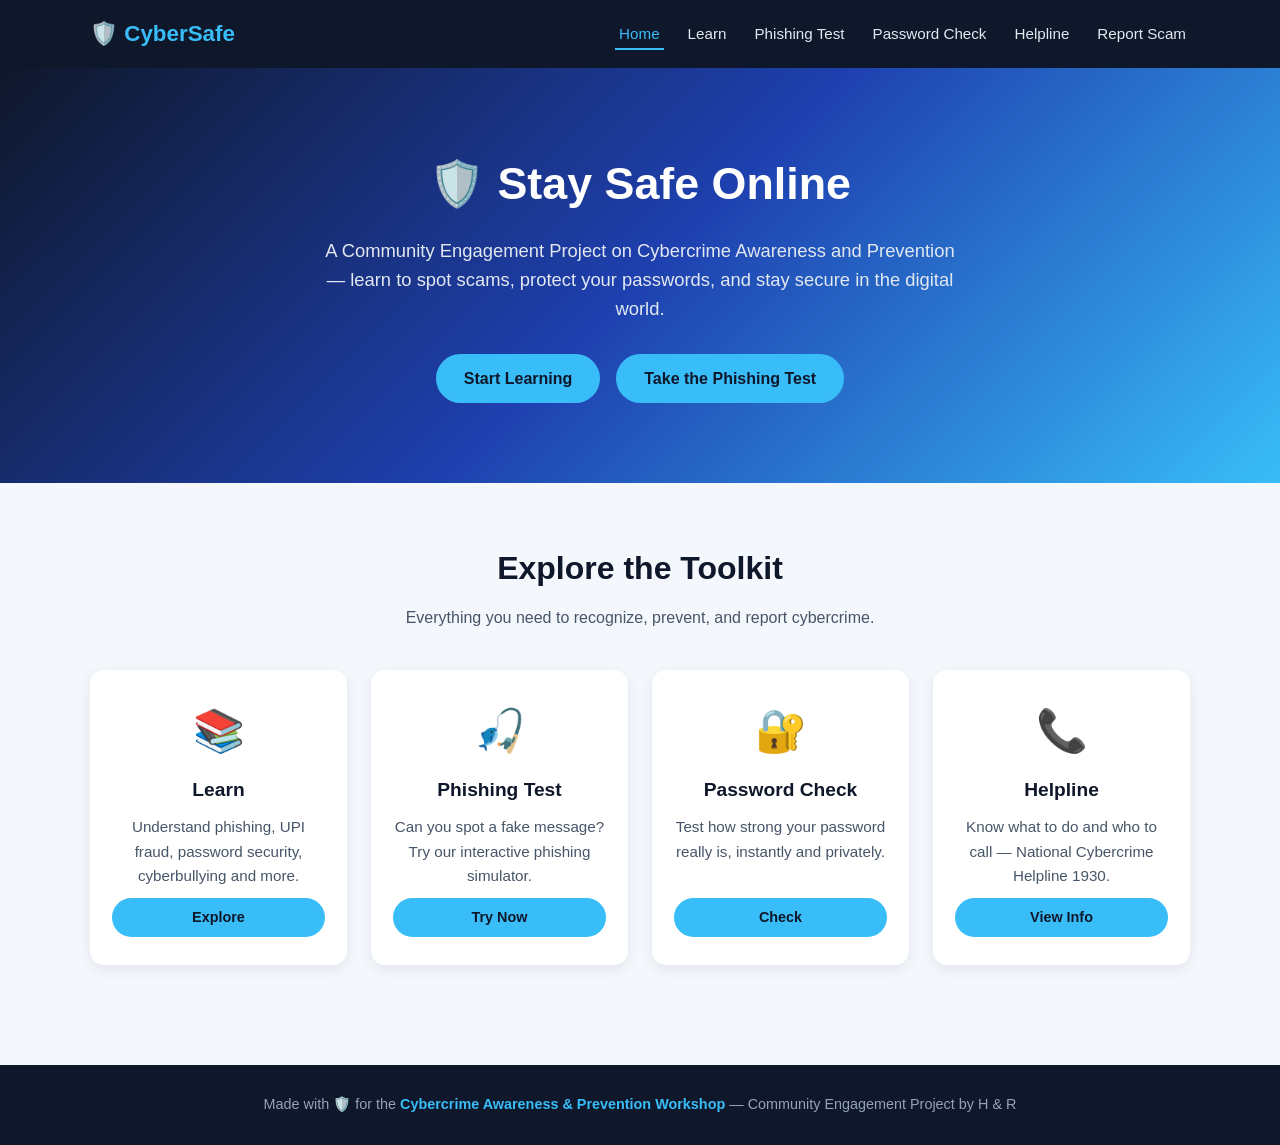
<file: index.html>
<!DOCTYPE html>
<html lang="en">

<head>
  <meta charset="UTF-8" />
  <meta name="viewport" content="width=device-width, initial-scale=1.0" />
  <title>Stay Safe Online | Cybercrime Awareness Workshop</title>
  <link rel="stylesheet" href="style.css" />
</head>

<body>

  <nav class="navbar">
    <div class="nav-container">
      <div class="nav-title">🛡️ CyberSafe</div>
      <ul class="nav-links">
        <li><a href="index.html" class="active">Home</a></li>
        <li><a href="learn.html">Learn</a></li>
        <li><a href="phishing.html">Phishing Test</a></li>
        <li><a href="password.html">Password Check</a></li>
        <li><a href="report.html">Helpline</a></li>
        <li><a href="scam-report.html">Report Scam</a></li>

      </ul>
    </div>
  </nav>

  <header class="hero">
    <div class="container">
      <h1>🛡️ Stay Safe Online</h1>
      <p>A Community Engagement Project on Cybercrime Awareness and Prevention — learn to spot scams, protect your
        passwords, and stay secure in the digital world.</p>
      <div class="hero-buttons">
        <a href="learn.html" class="btn">Start Learning</a>
        <a href="phishing.html" class="btn btn-secondary">Take the Phishing Test</a>
      </div>
    </div>
  </header>

  <section class="section">
    <h2 class="section-title">Explore the Toolkit</h2>
    <p class="section-subtitle">Everything you need to recognize, prevent, and report cybercrime.</p>

    <div class="grid">
      <div class="card">
        <div class="card-icon">📚</div>
        <h3>Learn</h3>
        <p>Understand phishing, UPI fraud, password security, cyberbullying and more.</p>
        <a href="learn.html" class="btn btn-small">Explore</a>
      </div>

      <div class="card">
        <div class="card-icon">🎣</div>
        <h3>Phishing Test</h3>
        <p>Can you spot a fake message? Try our interactive phishing simulator.</p>
        <a href="phishing.html" class="btn btn-small">Try Now</a>
      </div>

      <div class="card">
        <div class="card-icon">🔐</div>
        <h3>Password Check</h3>
        <p>Test how strong your password really is, instantly and privately.</p>
        <a href="password.html" class="btn btn-small">Check</a>
      </div>


      <div class="card">
        <div class="card-icon">📞</div>
        <h3>Helpline</h3>
        <p>Know what to do and who to call — National Cybercrime Helpline 1930.</p>
        <a href="report.html" class="btn btn-small">View Info</a>
      </div>

    </div>
  </section>

  <footer class="footer">
    <p>Made with 🛡️ for the <strong>Cybercrime Awareness &amp; Prevention Workshop</strong> — Community Engagement
      Project by H & R </p>
  </footer>

</body>

</html>
</file>
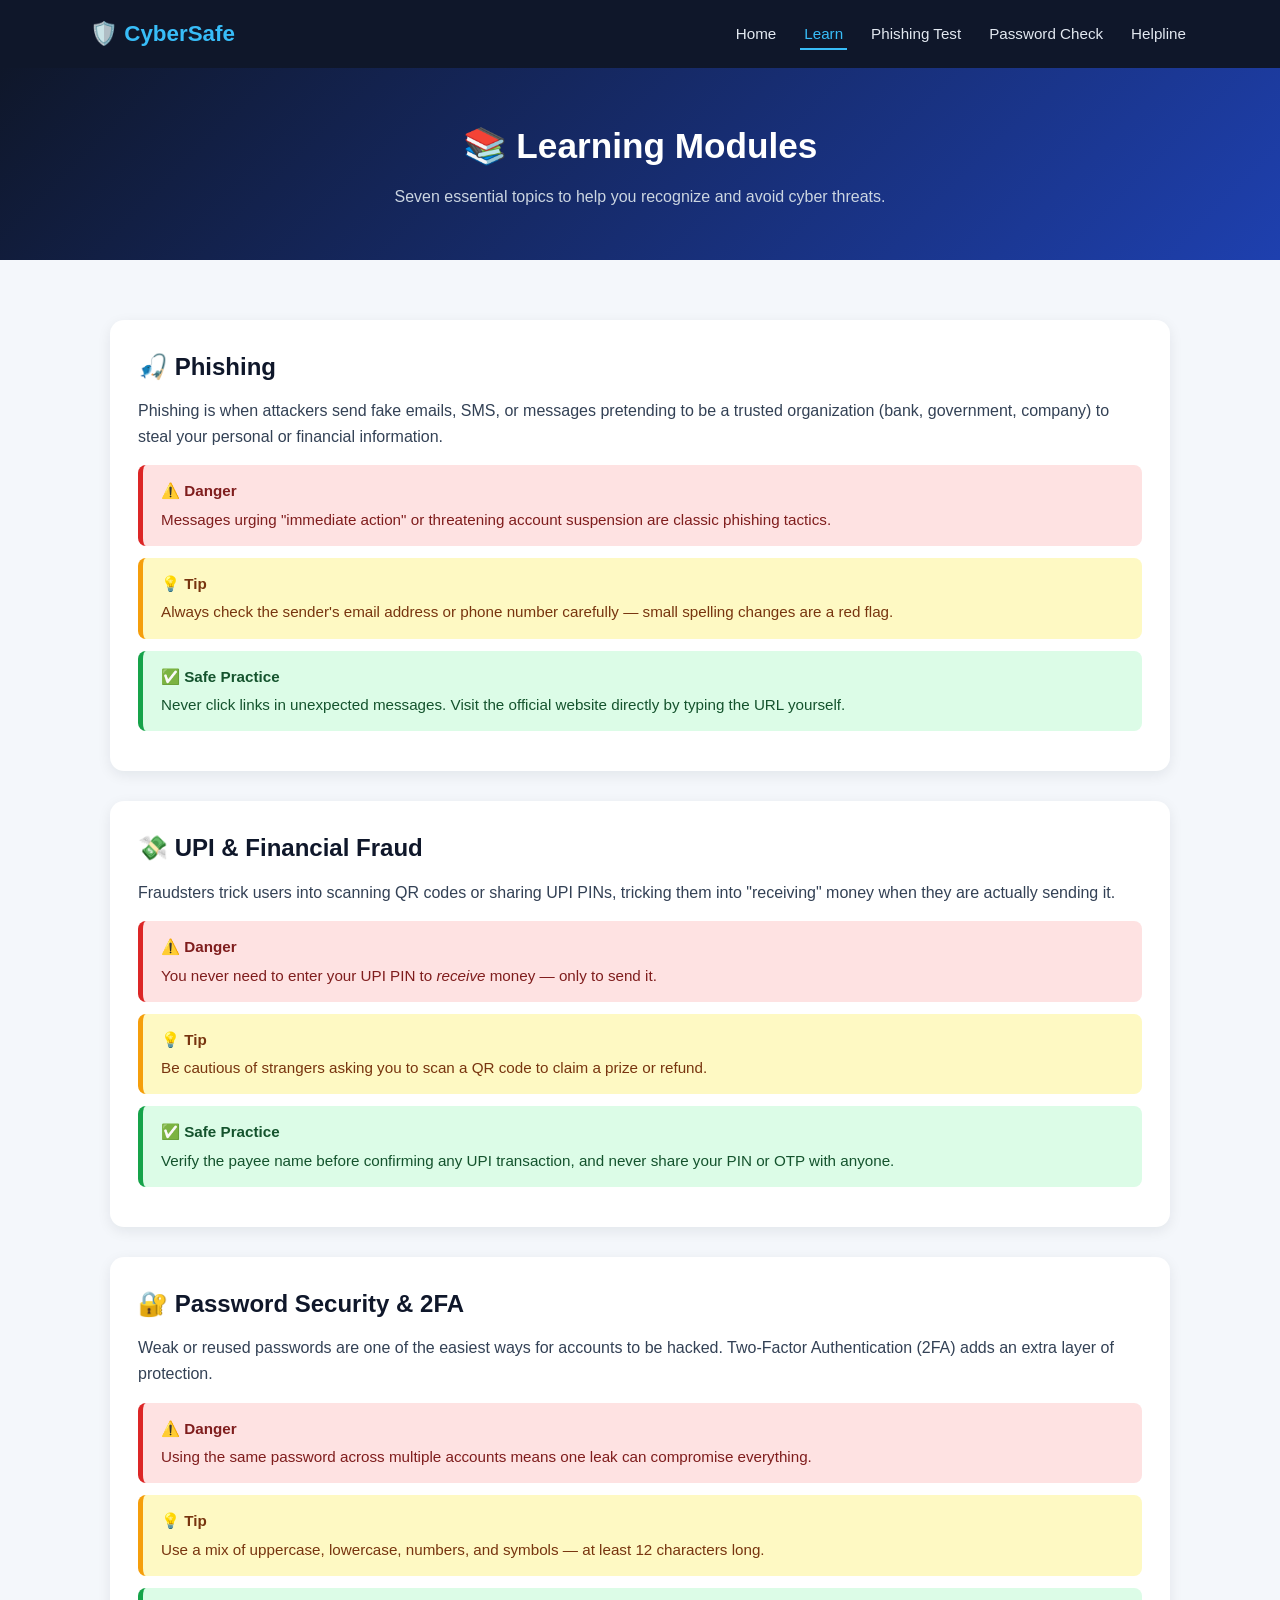
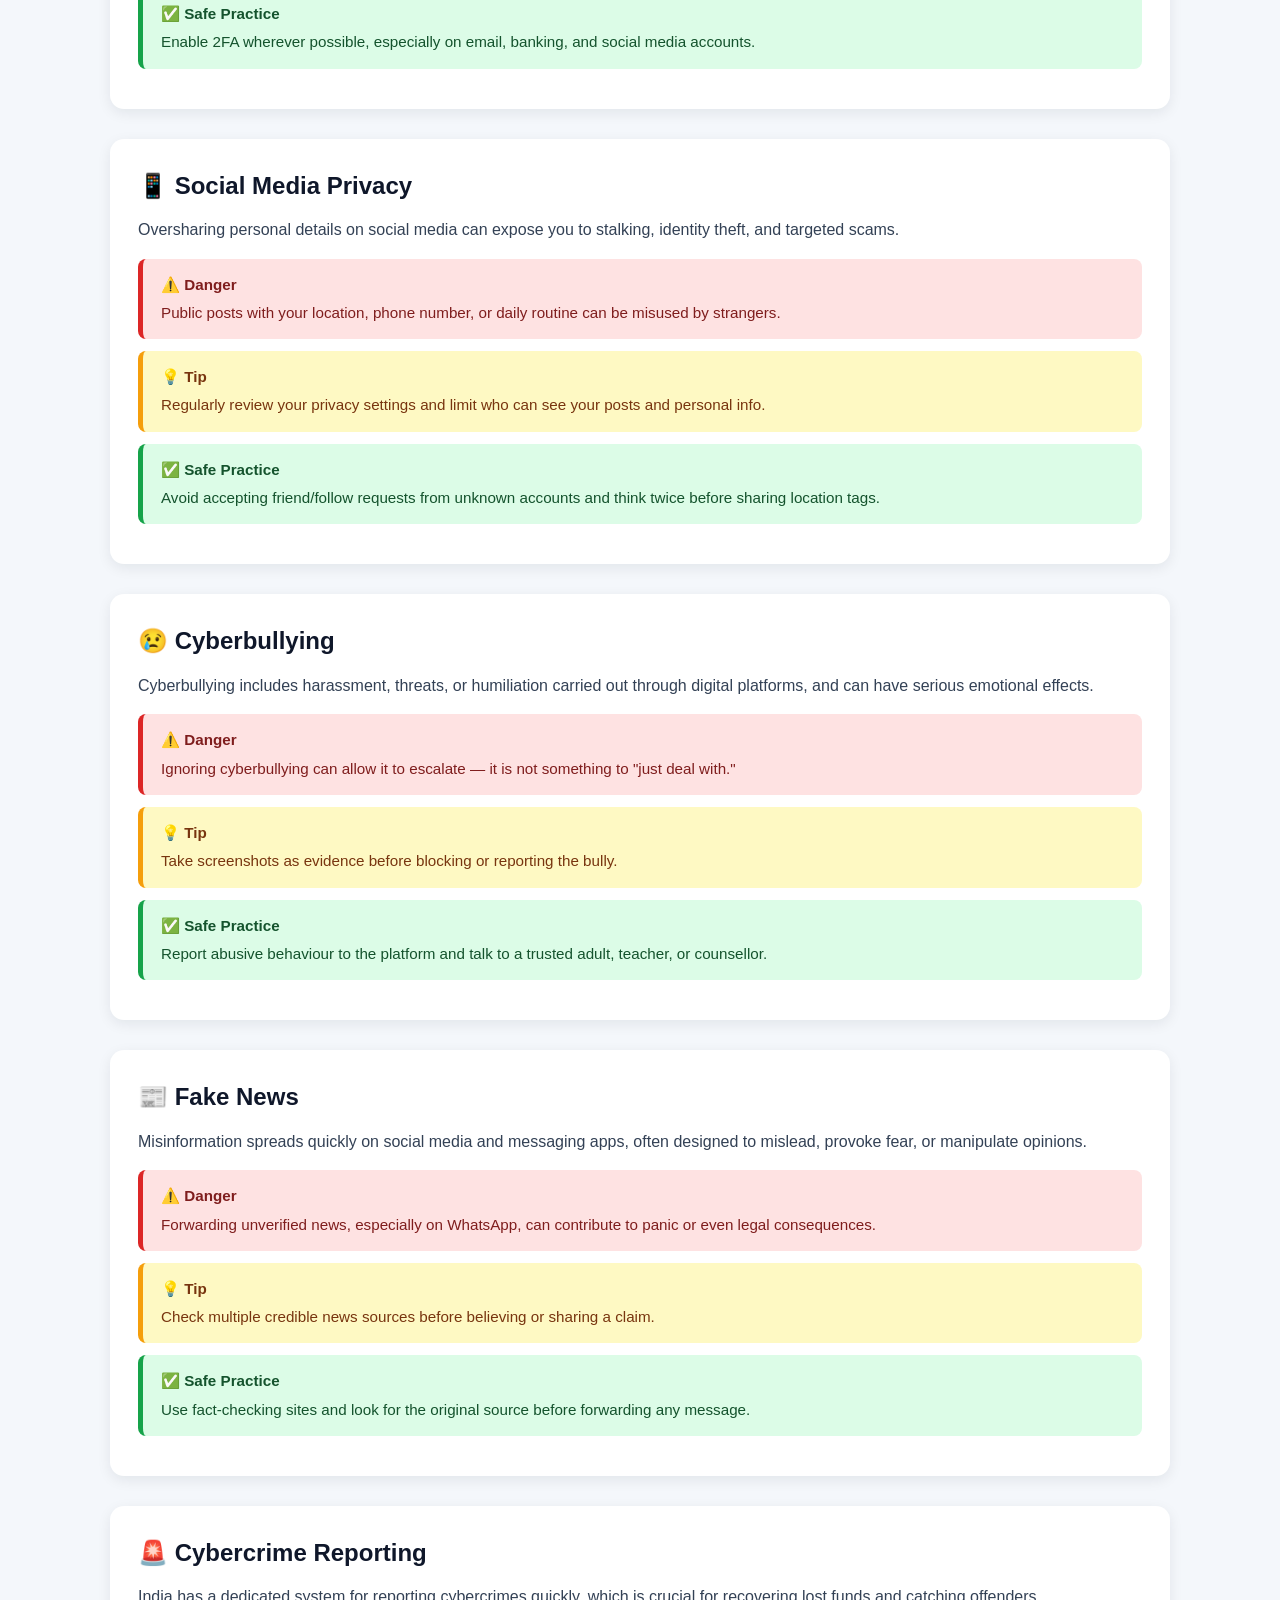
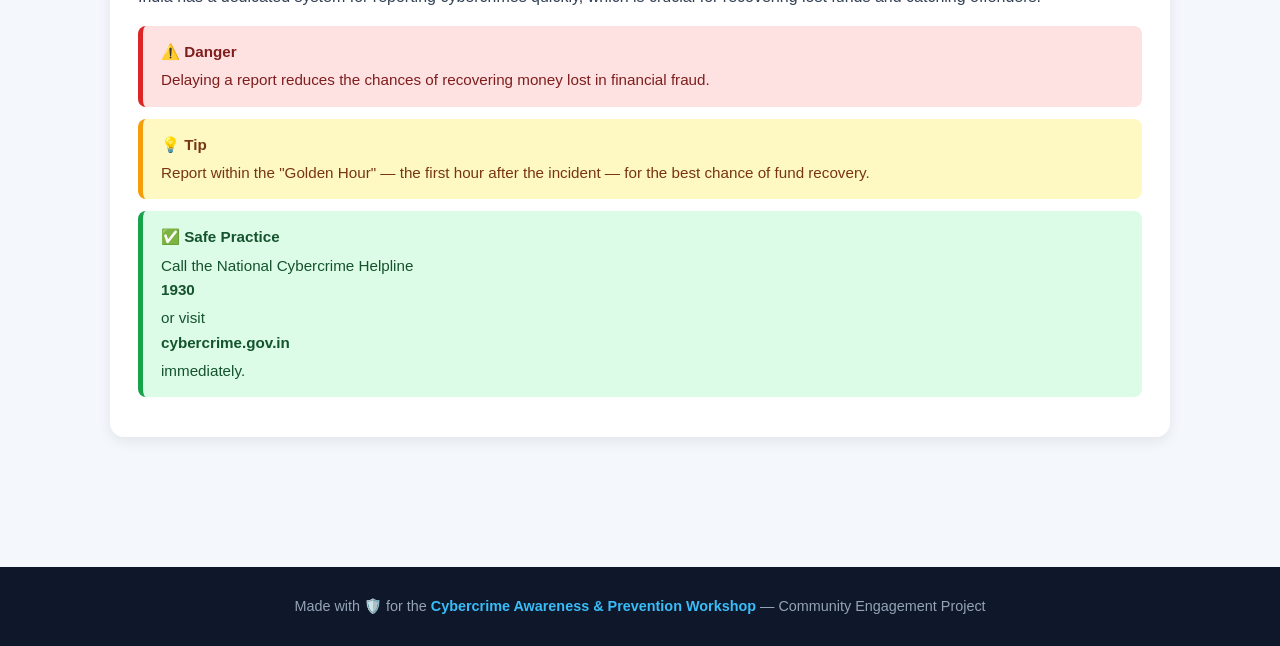
<file: learn.html>
<!DOCTYPE html>
<html lang="en">
<head>
<meta charset="UTF-8" />
<meta name="viewport" content="width=device-width, initial-scale=1.0" />
<title>Learning Modules | CyberSafe</title>
<link rel="stylesheet" href="style.css" />
</head>
<body>

<nav class="navbar">
  <div class="nav-container">
    <div class="nav-title">🛡️ CyberSafe</div>
    <ul class="nav-links">
      <li><a href="index.html">Home</a></li>
      <li><a href="learn.html" class="active">Learn</a></li>
      <li><a href="phishing.html">Phishing Test</a></li>
      <li><a href="password.html">Password Check</a></li>
      <li><a href="report.html">Helpline</a></li>
    </ul>
  </div>
</nav>

<header class="page-header">
  <h1>📚 Learning Modules</h1>
  <p>Seven essential topics to help you recognize and avoid cyber threats.</p>
</header>

<section class="section">
  <div class="container">

    <div class="topic-card">
      <h2>🎣 Phishing</h2>
      <p>Phishing is when attackers send fake emails, SMS, or messages pretending to be a trusted organization (bank, government, company) to steal your personal or financial information.</p>
      <div class="box danger"><strong>⚠️ Danger</strong>Messages urging "immediate action" or threatening account suspension are classic phishing tactics.</div>
      <div class="box tip"><strong>💡 Tip</strong>Always check the sender's email address or phone number carefully — small spelling changes are a red flag.</div>
      <div class="box safe"><strong>✅ Safe Practice</strong>Never click links in unexpected messages. Visit the official website directly by typing the URL yourself.</div>
    </div>

    <div class="topic-card">
      <h2>💸 UPI &amp; Financial Fraud</h2>
      <p>Fraudsters trick users into scanning QR codes or sharing UPI PINs, tricking them into "receiving" money when they are actually sending it.</p>
      <div class="box danger"><strong>⚠️ Danger</strong>You never need to enter your UPI PIN to <em>receive</em> money — only to send it.</div>
      <div class="box tip"><strong>💡 Tip</strong>Be cautious of strangers asking you to scan a QR code to claim a prize or refund.</div>
      <div class="box safe"><strong>✅ Safe Practice</strong>Verify the payee name before confirming any UPI transaction, and never share your PIN or OTP with anyone.</div>
    </div>

    <div class="topic-card">
      <h2>🔐 Password Security &amp; 2FA</h2>
      <p>Weak or reused passwords are one of the easiest ways for accounts to be hacked. Two-Factor Authentication (2FA) adds an extra layer of protection.</p>
      <div class="box danger"><strong>⚠️ Danger</strong>Using the same password across multiple accounts means one leak can compromise everything.</div>
      <div class="box tip"><strong>💡 Tip</strong>Use a mix of uppercase, lowercase, numbers, and symbols — at least 12 characters long.</div>
      <div class="box safe"><strong>✅ Safe Practice</strong>Enable 2FA wherever possible, especially on email, banking, and social media accounts.</div>
    </div>

    <div class="topic-card">
      <h2>📱 Social Media Privacy</h2>
      <p>Oversharing personal details on social media can expose you to stalking, identity theft, and targeted scams.</p>
      <div class="box danger"><strong>⚠️ Danger</strong>Public posts with your location, phone number, or daily routine can be misused by strangers.</div>
      <div class="box tip"><strong>💡 Tip</strong>Regularly review your privacy settings and limit who can see your posts and personal info.</div>
      <div class="box safe"><strong>✅ Safe Practice</strong>Avoid accepting friend/follow requests from unknown accounts and think twice before sharing location tags.</div>
    </div>

    <div class="topic-card">
      <h2>😢 Cyberbullying</h2>
      <p>Cyberbullying includes harassment, threats, or humiliation carried out through digital platforms, and can have serious emotional effects.</p>
      <div class="box danger"><strong>⚠️ Danger</strong>Ignoring cyberbullying can allow it to escalate — it is not something to "just deal with."</div>
      <div class="box tip"><strong>💡 Tip</strong>Take screenshots as evidence before blocking or reporting the bully.</div>
      <div class="box safe"><strong>✅ Safe Practice</strong>Report abusive behaviour to the platform and talk to a trusted adult, teacher, or counsellor.</div>
    </div>

    <div class="topic-card">
      <h2>📰 Fake News</h2>
      <p>Misinformation spreads quickly on social media and messaging apps, often designed to mislead, provoke fear, or manipulate opinions.</p>
      <div class="box danger"><strong>⚠️ Danger</strong>Forwarding unverified news, especially on WhatsApp, can contribute to panic or even legal consequences.</div>
      <div class="box tip"><strong>💡 Tip</strong>Check multiple credible news sources before believing or sharing a claim.</div>
      <div class="box safe"><strong>✅ Safe Practice</strong>Use fact-checking sites and look for the original source before forwarding any message.</div>
    </div>

    <div class="topic-card">
      <h2>🚨 Cybercrime Reporting</h2>
      <p>India has a dedicated system for reporting cybercrimes quickly, which is crucial for recovering lost funds and catching offenders.</p>
      <div class="box danger"><strong>⚠️ Danger</strong>Delaying a report reduces the chances of recovering money lost in financial fraud.</div>
      <div class="box tip"><strong>💡 Tip</strong>Report within the "Golden Hour" — the first hour after the incident — for the best chance of fund recovery.</div>
      <div class="box safe"><strong>✅ Safe Practice</strong>Call the National Cybercrime Helpline <strong>1930</strong> or visit <strong>cybercrime.gov.in</strong> immediately.</div>
    </div>

  </div>
</section>

<footer class="footer">
  <p>Made with 🛡️ for the <strong>Cybercrime Awareness &amp; Prevention Workshop</strong> — Community Engagement Project</p>
</footer>

</body>
</html>
</file>
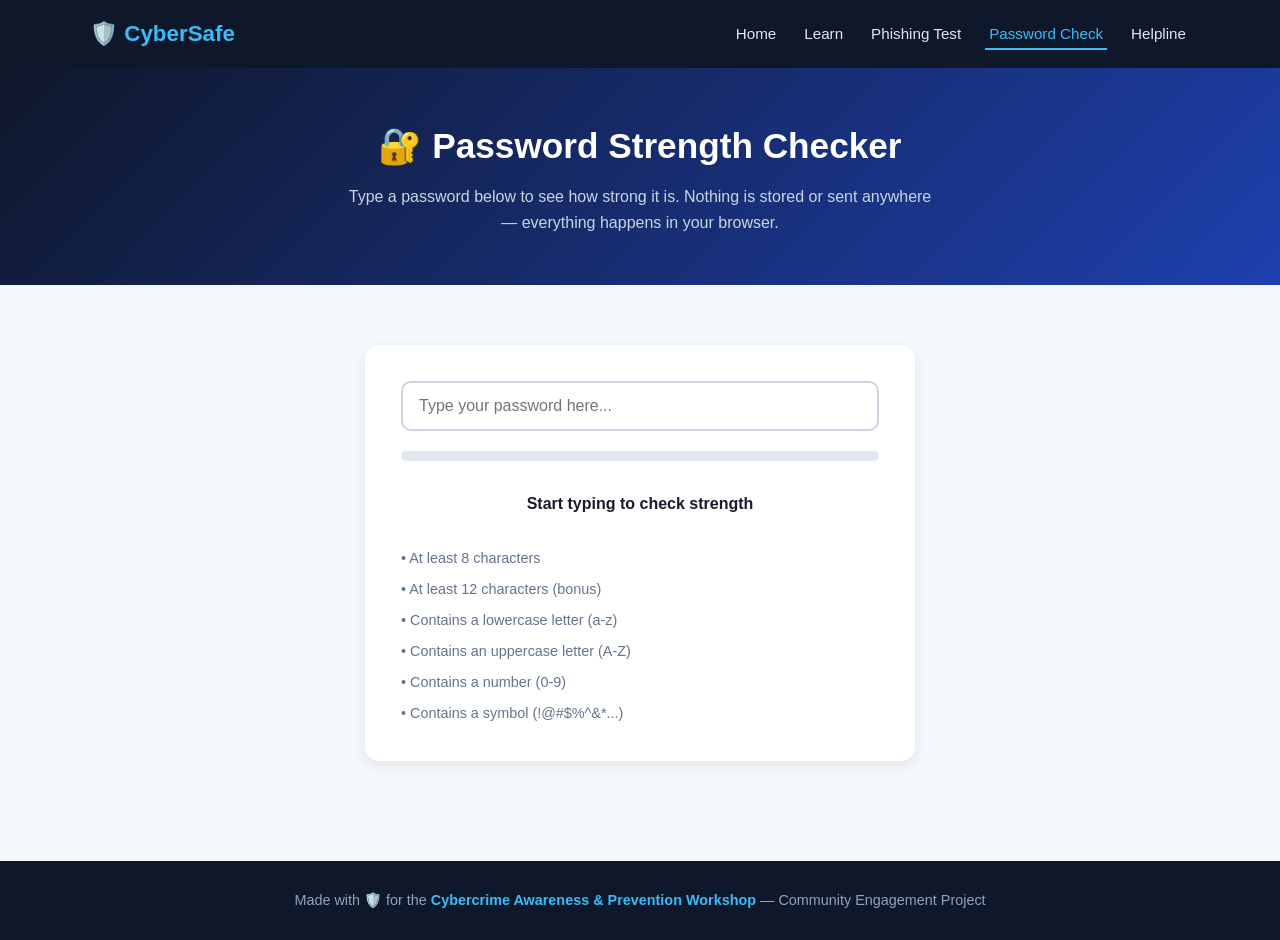
<file: password.html>
<!DOCTYPE html>
<html lang="en">
<head>
<meta charset="UTF-8" />
<meta name="viewport" content="width=device-width, initial-scale=1.0" />
<title>Password Strength Checker | CyberSafe</title>
<link rel="stylesheet" href="style.css" />
</head>
<body>

<nav class="navbar">
  <div class="nav-container">
    <div class="nav-title">🛡️ CyberSafe </div>
    <ul class="nav-links">
      <li><a href="index.html">Home</a></li>
      <li><a href="learn.html">Learn</a></li>
      <li><a href="phishing.html">Phishing Test</a></li>
      <li><a href="password.html" class="active">Password Check</a></li>
      <li><a href="report.html">Helpline</a></li>
    </ul>
  </div>
</nav>

<header class="page-header">
  <h1>🔐 Password Strength Checker</h1>
  <p>Type a password below to see how strong it is. Nothing is stored or sent anywhere — everything happens in your browser.</p>
</header>

<section class="section">
  <div class="password-box">
    <div class="password-input-wrap">
      <input type="text" id="passwordInput" placeholder="Type your password here..." autocomplete="off" />
    </div>

    <div class="strength-bar-bg">
      <div class="strength-bar-fill" id="strengthBar"></div>
    </div>

    <div class="strength-result" id="strengthResult">Start typing to check strength</div>

    <ul class="checklist" id="checklist">
      <li id="c-len8">• At least 8 characters</li>
      <li id="c-len12">• At least 12 characters (bonus)</li>
      <li id="c-lower">• Contains a lowercase letter (a-z)</li>
      <li id="c-upper">• Contains an uppercase letter (A-Z)</li>
      <li id="c-number">• Contains a number (0-9)</li>
      <li id="c-symbol">• Contains a symbol (!@#$%^&amp;*...)</li>
    </ul>
  </div>
</section>

<footer class="footer">
  <p>Made with 🛡️ for the <strong>Cybercrime Awareness &amp; Prevention Workshop</strong> — Community Engagement Project</p>
</footer>

<script>
  const input = document.getElementById('passwordInput');
  const bar = document.getElementById('strengthBar');
  const result = document.getElementById('strengthResult');

  const checks = {
    'c-len8': pwd => pwd.length >= 8,
    'c-len12': pwd => pwd.length >= 12,
    'c-lower': pwd => /[a-z]/.test(pwd),
    'c-upper': pwd => /[A-Z]/.test(pwd),
    'c-number': pwd => /[0-9]/.test(pwd),
    'c-symbol': pwd => /[^A-Za-z0-9]/.test(pwd)
  };

  input.addEventListener('input', () => {
    const pwd = input.value;
    let score = 0;

    Object.entries(checks).forEach(([id, fn]) => {
      const passed = pwd.length > 0 && fn(pwd);
      const el = document.getElementById(id);
      el.classList.toggle('met', passed);
      if (passed) score++;
    });

    const pct = (score / 6) * 100;
    bar.style.width = pct + '%';

    if (pwd.length === 0) {
      bar.style.background = '#e2e8f0';
      result.textContent = 'Start typing to check strength';
      result.style.background = '#f1f5f9';
      result.style.color = '#475569';
      return;
    }

    if (score <= 2) {
      bar.style.background = '#dc2626';
      result.textContent = '🔴 Weak Password';
      result.style.background = '#fee2e2';
      result.style.color = '#7f1d1d';
    } else if (score <= 4) {
      bar.style.background = '#f59e0b';
      result.textContent = '🟡 Medium Password';
      result.style.background = '#fef9c3';
      result.style.color = '#78350f';
    } else {
      bar.style.background = '#16a34a';
      result.textContent = '🟢 Strong Password';
      result.style.background = '#dcfce7';
      result.style.color = '#14532d';
    }
  });
</script>

</body>
</html>
</file>
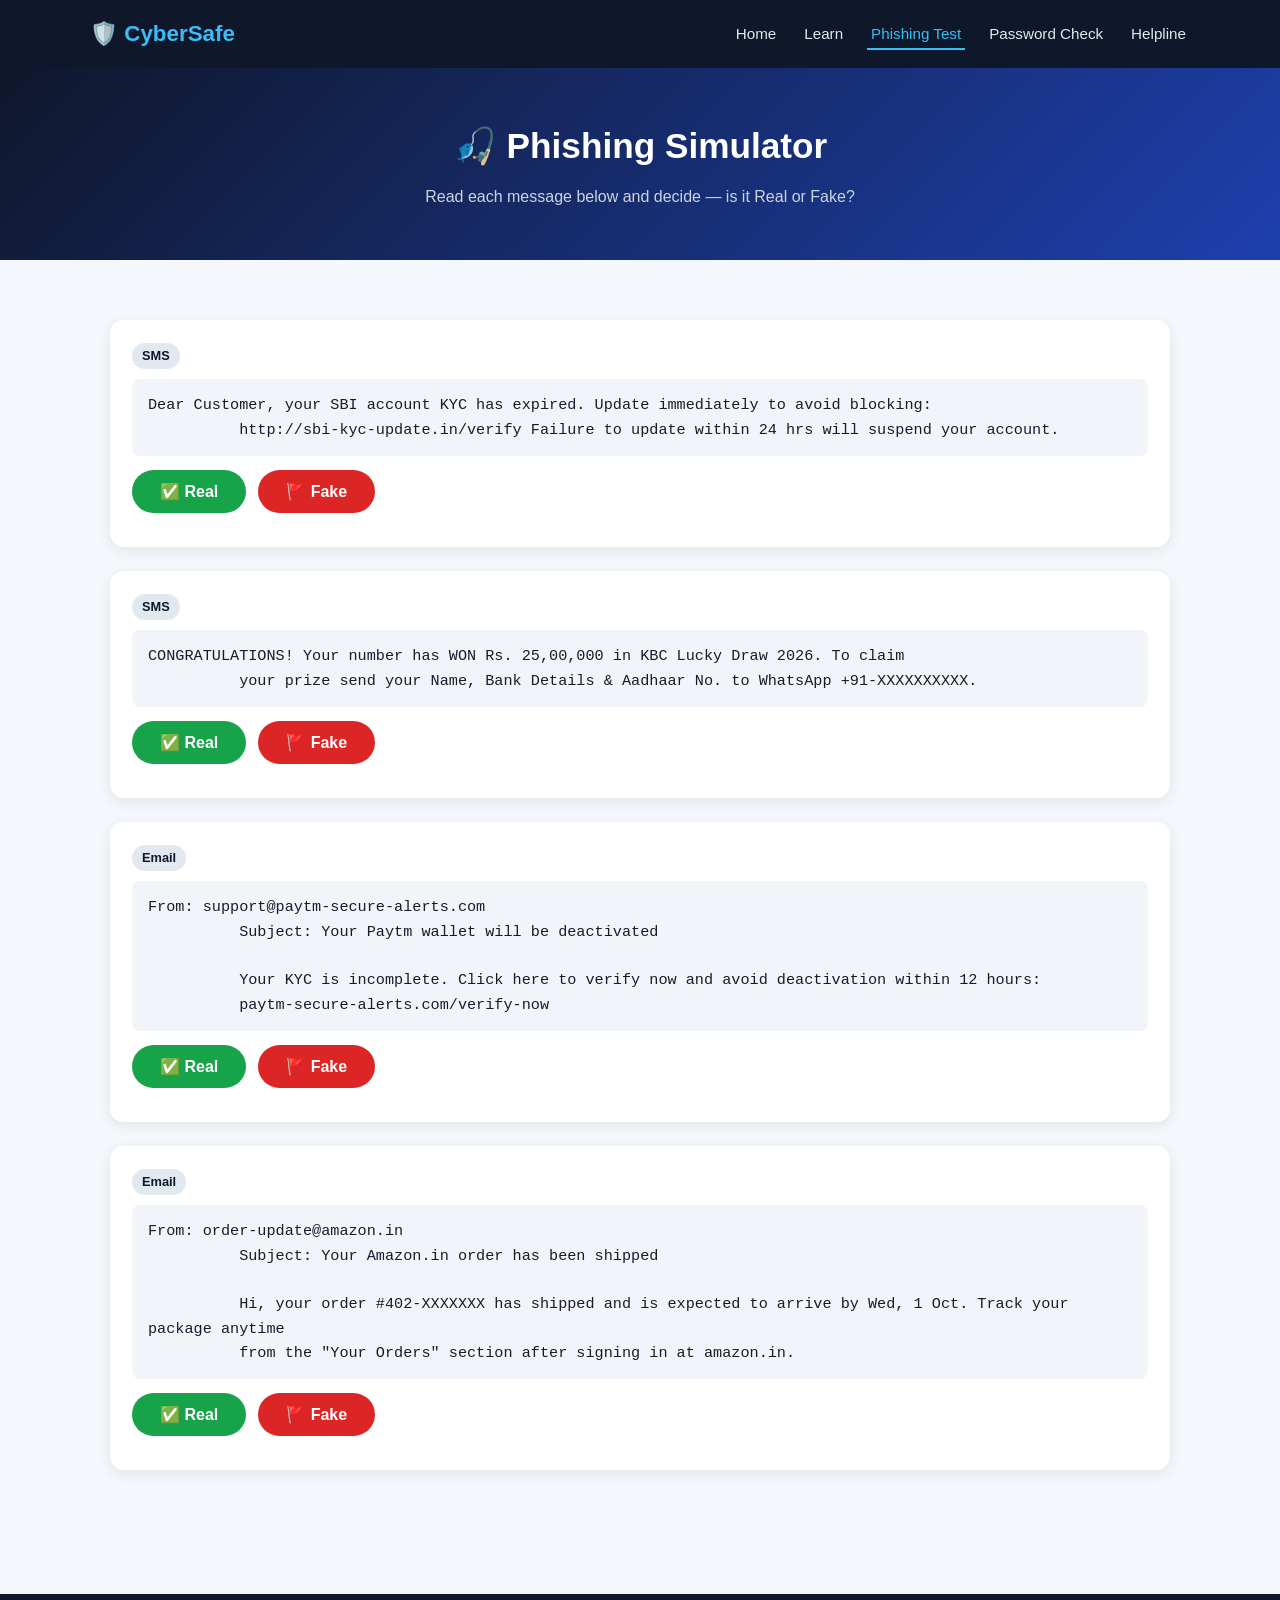
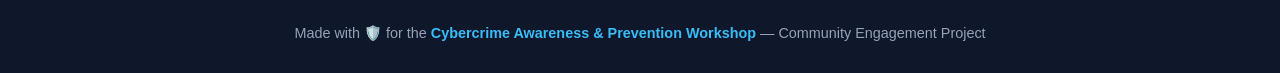
<file: phishing.html>
<!DOCTYPE html>
<html lang="en">

<head>
  <meta charset="UTF-8" />
  <meta name="viewport" content="width=device-width, initial-scale=1.0" />
  <title>Phishing Simulator | CyberSafe </title>
  <link rel="stylesheet" href="style.css" />
</head>

<body>

  <nav class="navbar">
    <div class="nav-container">
      <div class="nav-title">🛡️ CyberSafe </div>
      <ul class="nav-links">
        <li><a href="index.html">Home</a></li>
        <li><a href="learn.html">Learn</a></li>
        <li><a href="phishing.html" class="active">Phishing Test</a></li>
        <li><a href="password.html">Password Check</a></li>
        <li><a href="report.html">Helpline</a></li>

      </ul>
    </div>
  </nav>

  <header class="page-header">
    <h1>🎣 Phishing Simulator</h1>
    <p>Read each message below and decide — is it Real or Fake?</p>
  </header>

  <section class="section">
    <div class="container" id="messages">

      <div class="message-card" data-answer="fake">
        <span class="message-label">SMS</span>
        <div class="message-body">Dear Customer, your SBI account KYC has expired. Update immediately to avoid blocking:
          http://sbi-kyc-update.in/verify Failure to update within 24 hrs will suspend your account.</div>
        <div class="message-buttons">
          <button class="btn btn-real">✅ Real</button>
          <button class="btn btn-fake">🚩 Fake</button>
        </div>
        <div class="feedback"></div>
      </div>

      <div class="message-card" data-answer="fake">
        <span class="message-label">SMS</span>
        <div class="message-body">CONGRATULATIONS! Your number has WON Rs. 25,00,000 in KBC Lucky Draw 2026. To claim
          your prize send your Name, Bank Details &amp; Aadhaar No. to WhatsApp +91-XXXXXXXXXX.</div>
        <div class="message-buttons">
          <button class="btn btn-real">✅ Real</button>
          <button class="btn btn-fake">🚩 Fake</button>
        </div>
        <div class="feedback"></div>
      </div>

      <div class="message-card" data-answer="fake">
        <span class="message-label">Email</span>
        <div class="message-body">From: support@paytm-secure-alerts.com
          Subject: Your Paytm wallet will be deactivated

          Your KYC is incomplete. Click here to verify now and avoid deactivation within 12 hours:
          paytm-secure-alerts.com/verify-now</div>
        <div class="message-buttons">
          <button class="btn btn-real">✅ Real</button>
          <button class="btn btn-fake">🚩 Fake</button>
        </div>
        <div class="feedback"></div>
      </div>

      <div class="message-card" data-answer="real">
        <span class="message-label">Email</span>
        <div class="message-body">From: order-update@amazon.in
          Subject: Your Amazon.in order has been shipped

          Hi, your order #402-XXXXXXX has shipped and is expected to arrive by Wed, 1 Oct. Track your package anytime
          from the "Your Orders" section after signing in at amazon.in.</div>
        <div class="message-buttons">
          <button class="btn btn-real">✅ Real</button>
          <button class="btn btn-fake">🚩 Fake</button>
        </div>
        <div class="feedback"></div>
      </div>

    </div>
  </section>

  <footer class="footer">
    <p>Made with 🛡️ for the <strong>Cybercrime Awareness &amp; Prevention Workshop</strong> — Community Engagement
      Project</p>
  </footer>

  <script>
    const explanations = {
      fake: {
        correct: "Correct! ✅ This is a FAKE message.",
        incorrect: "Not quite. This is actually a FAKE message."
      },
      real: {
        correct: "Correct! ✅ This is a REAL message.",
        incorrect: "Not quite. This is actually a REAL message."
      }
    };

    const reasons = [
      "Banks never ask you to 'update KYC urgently' via an unofficial link. Legitimate SBI communication never uses random shortened or unofficial domains, and never threatens immediate account suspension over SMS.",
      "Genuine lottery or prize winnings are never announced via random SMS, and no legitimate company asks for Aadhaar or bank details over WhatsApp to 'claim' a prize. This is a classic advance-fee scam.",
      "The sender domain 'paytm-secure-alerts.com' is NOT an official Paytm domain. Official Paytm communication comes from paytm.com addresses, and creates urgency to trick you into clicking a fake link.",
      "This message matches the pattern of a genuine Amazon order update: it comes from an official-style domain, doesn't ask for personal/financial information, and simply provides order tracking information."
    ];

    document.querySelectorAll('.message-card').forEach((card, index) => {
      const answer = card.dataset.answer;
      const buttons = card.querySelectorAll('.message-buttons button');
      const feedback = card.querySelector('.feedback');

      buttons.forEach(btn => {
        btn.addEventListener('click', () => {
          const choice = btn.classList.contains('btn-real') ? 'real' : 'fake';
          const isCorrect = choice === answer;

          feedback.classList.add('show');
          feedback.classList.add(isCorrect ? 'correct' : 'incorrect');
          feedback.innerHTML = `<strong>${isCorrect ? explanations[answer].correct : explanations[answer].incorrect}</strong>${reasons[index]}`;

          buttons.forEach(b => b.disabled = true);
        });
      });
    });
  </script>

</body>

</html>
</file>
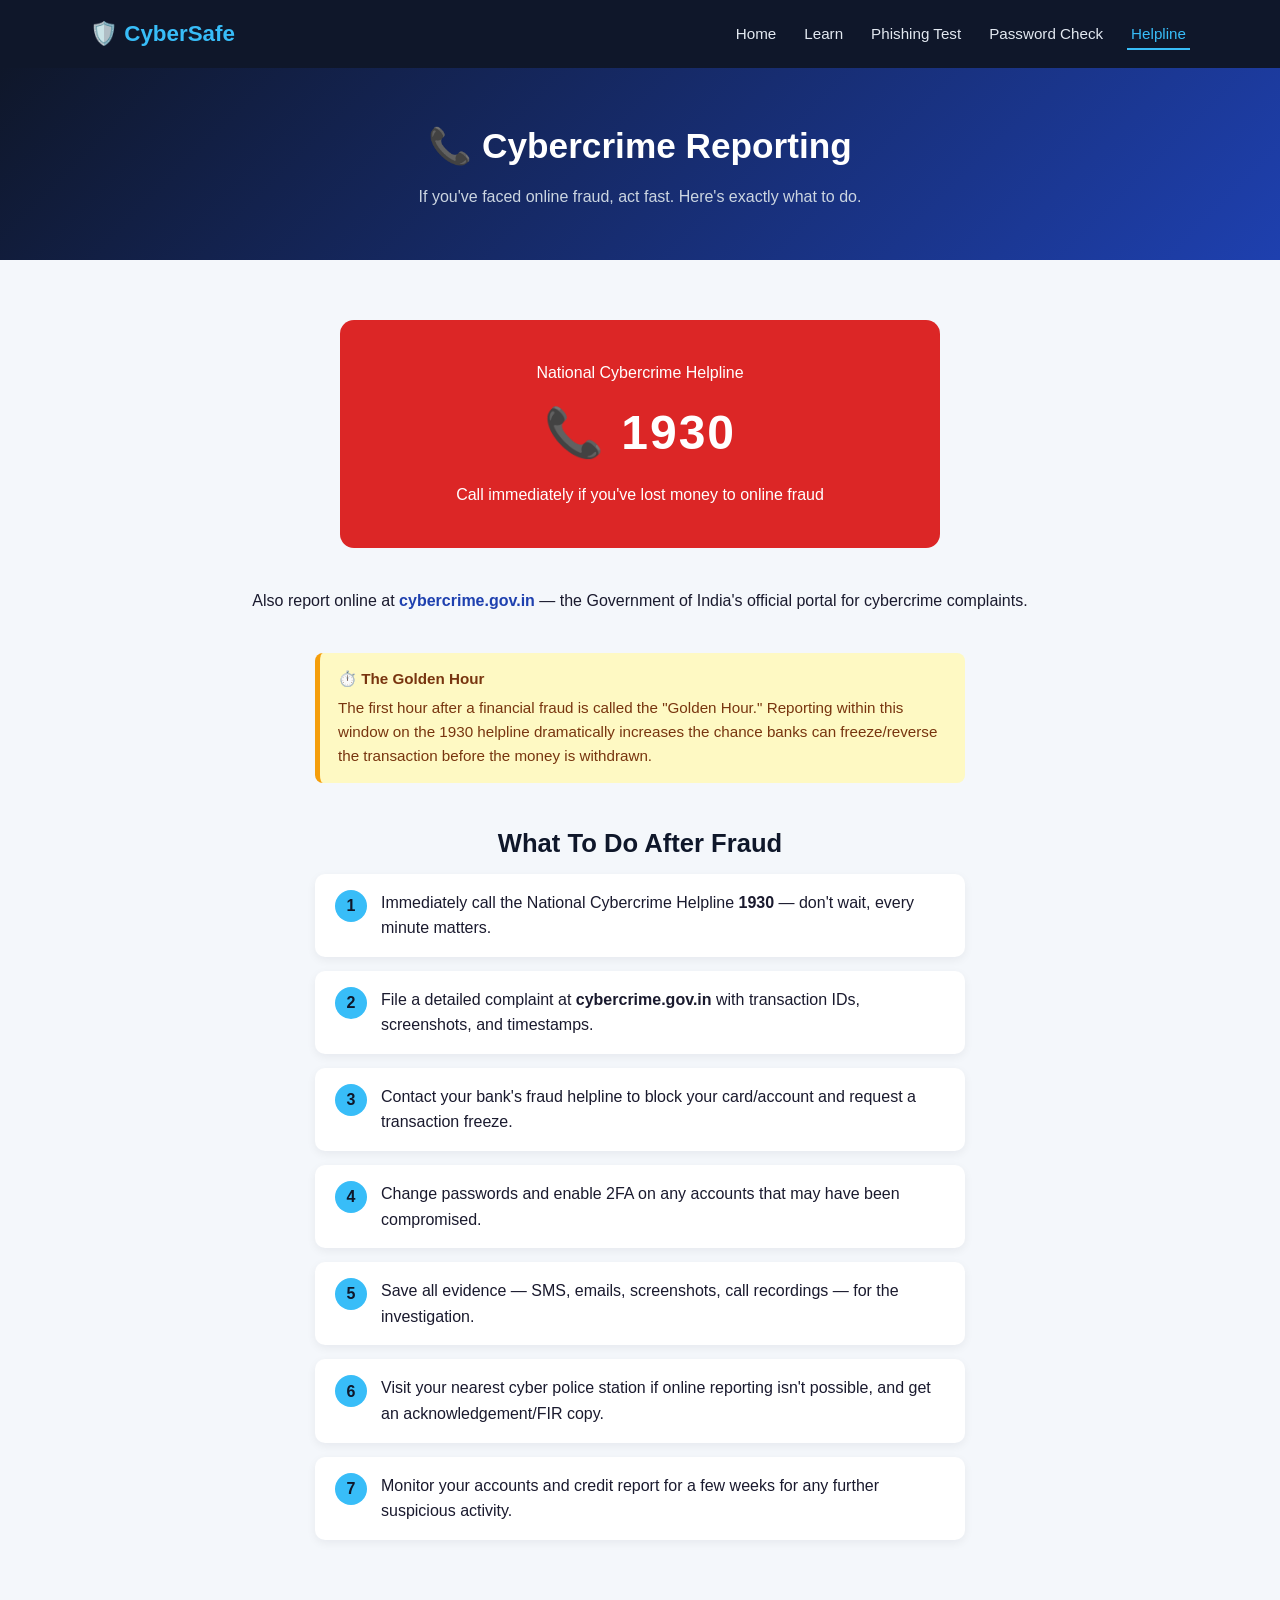
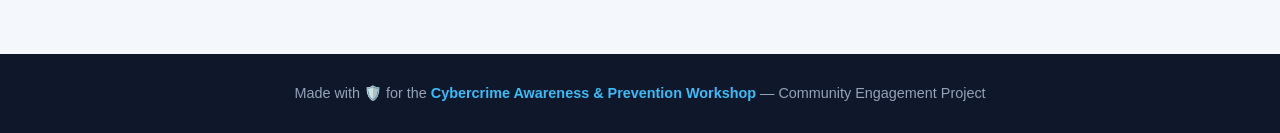
<file: report.html>
<!DOCTYPE html>
<html lang="en">
<head>
<meta charset="UTF-8" />
<meta name="viewport" content="width=device-width, initial-scale=1.0" />
<title>Cybercrime Reporting &amp; Helpline | CyberSafe CEP</title>
<link rel="stylesheet" href="style.css" />
</head>
<body>

<nav class="navbar">
  <div class="nav-container">
    <div class="nav-title">🛡️ CyberSafe </div>
    <ul class="nav-links">
      <li><a href="index.html">Home</a></li>
      <li><a href="learn.html">Learn</a></li>
      <li><a href="phishing.html">Phishing Test</a></li>
      <li><a href="password.html">Password Check</a></li>
      <li><a href="report.html" class="active">Helpline</a></li>

    </ul>
  </div>
</nav>

<header class="page-header">
  <h1>📞 Cybercrime Reporting</h1>
  <p>If you've faced online fraud, act fast. Here's exactly what to do.</p>
</header>

<section class="section">
  <div class="container">

    <div class="helpline-box">
      <div>National Cybercrime Helpline</div>
      <div class="number">📞 1930</div>
      <div>Call immediately if you've lost money to online fraud</div>
    </div>

    <p style="text-align:center; margin-bottom:40px;">
      Also report online at
      <a href="https://cybercrime.gov.in" target="_blank" rel="noopener" style="color:#1e40af; font-weight:700;">cybercrime.gov.in</a>
      — the Government of India's official portal for cybercrime complaints.
    </p>

    <div class="box tip" style="max-width:650px; margin:0 auto 40px auto;">
      <strong>⏱️ The Golden Hour</strong>
      The first hour after a financial fraud is called the "Golden Hour." Reporting within this window on the 1930 helpline dramatically increases the chance banks can freeze/reverse the transaction before the money is withdrawn.
    </div>

    <h2 class="section-title" style="font-size:1.6rem;">What To Do After Fraud</h2>
    <ol class="steps-list">
      <li><span class="step-number">1</span> <span>Immediately call the National Cybercrime Helpline <strong>1930</strong> — don't wait, every minute matters.</span></li>
      <li><span class="step-number">2</span> <span>File a detailed complaint at <strong>cybercrime.gov.in</strong> with transaction IDs, screenshots, and timestamps.</span></li>
      <li><span class="step-number">3</span> <span>Contact your bank's fraud helpline to block your card/account and request a transaction freeze.</span></li>
      <li><span class="step-number">4</span> <span>Change passwords and enable 2FA on any accounts that may have been compromised.</span></li>
      <li><span class="step-number">5</span> <span>Save all evidence — SMS, emails, screenshots, call recordings — for the investigation.</span></li>
      <li><span class="step-number">6</span> <span>Visit your nearest cyber police station if online reporting isn't possible, and get an acknowledgement/FIR copy.</span></li>
      <li><span class="step-number">7</span> <span>Monitor your accounts and credit report for a few weeks for any further suspicious activity.</span></li>
    </ol>

  </div>
</section>

<footer class="footer">
  <p>Made with 🛡️ for the <strong>Cybercrime Awareness &amp; Prevention Workshop</strong> — Community Engagement Project</p>
</footer>

</body>
</html>
</file>
<file: style.css>
/* ===== Reset ===== */
* {
  margin: 0;
  padding: 0;
  box-sizing: border-box;
}

body {
  background: #f4f7fb;
  color: #1a1a2e;
  font-family: "Segoe UI", Tahoma, Geneva, Verdana, sans-serif;
  line-height: 1.6;
}

a {
  text-decoration: none;
  color: inherit;
}

ul {
  list-style: none;
}

img {
  max-width: 100%;
}

.container {
  max-width: 1100px;
  margin: 0 auto;
  padding: 0 20px;
}

/* ===== Navigation ===== */
.navbar {
  background: #0f172a;
  padding: 16px 20px;
  position: sticky;
  top: 0;
  z-index: 100;
}

.nav-container {
  max-width: 1100px;
  margin: 0 auto;
  display: flex;
  justify-content: space-between;
  align-items: center;
  flex-wrap: wrap;
  gap: 12px;
}

.nav-title {
  color: #38bdf8;
  font-size: 1.4rem;
  font-weight: 700;
  display: flex;
  align-items: center;
  gap: 8px;
}

.nav-links {
  display: flex;
  gap: 20px;
  flex-wrap: wrap;
}

.nav-links a {
  color: #e2e8f0;
  font-weight: 500;
  font-size: 0.95rem;
  padding: 6px 4px;
  border-bottom: 2px solid transparent;
  transition: 0.2s;
}

.nav-links a:hover,
.nav-links a.active {
  color: #38bdf8;
  border-bottom: 2px solid #38bdf8;
}

/* ===== Hero ===== */
.hero {
  background: linear-gradient(135deg, #0f172a, #1e40af, #38bdf8);
  color: #fff;
  text-align: center;
  padding: 80px 20px;
}

.hero h1 {
  font-size: 2.8rem;
  margin-bottom: 16px;
}

.hero p {
  font-size: 1.15rem;
  max-width: 650px;
  margin: 0 auto 30px auto;
  color: #e2e8f0;
}

.hero-buttons {
  display: flex;
  justify-content: center;
  gap: 16px;
  flex-wrap: wrap;
}

/* ===== Page Header (for inner pages) ===== */
.page-header {
  background: linear-gradient(135deg, #0f172a, #1e40af);
  color: #fff;
  text-align: center;
  padding: 50px 20px;
}

.page-header h1 {
  font-size: 2.2rem;
  margin-bottom: 10px;
}

.page-header p {
  color: #cbd5e1;
  max-width: 600px;
  margin: 0 auto;
}

/* ===== Buttons ===== */
.btn {
  display: inline-block;
  background: #38bdf8;
  color: #0f172a;
  font-weight: 600;
  padding: 12px 28px;
  border-radius: 30px;
  border: none;
  cursor: pointer;
  font-size: 1rem;
  transition: transform 0.2s, box-shadow 0.2s;
}

.btn:hover {
  transform: translateY(-2px);
  box-shadow: 0 6px 16px rgba(56, 189, 248, 0.4);
}

.btn-outline {
  background: transparent;
  color: #fff;
  border: 2px solid #38bdf8;
}

.btn-outline:hover {
  background: #38bdf8;
  color: #0f172a;
}

.btn-small {
  padding: 8px 18px;
  font-size: 0.9rem;
}

.btn:disabled {
  opacity: 0.6;
  cursor: not-allowed;
  transform: none;
  box-shadow: none;
}

/* ===== Section ===== */
.section {
  padding: 60px 20px;
}

.section-title {
  text-align: center;
  font-size: 2rem;
  margin-bottom: 10px;
  color: #0f172a;
}

.section-subtitle {
  text-align: center;
  color: #475569;
  max-width: 600px;
  margin: 0 auto 40px auto;
}

/* ===== Grid & Cards ===== */
.grid {
  display: grid;
  grid-template-columns: repeat(auto-fit, minmax(250px, 1fr));
  gap: 24px;
  max-width: 1100px;
  margin: 0 auto;
}

.card {
  background: #fff;
  border-radius: 14px;
  padding: 28px 22px;
  box-shadow: 0 4px 14px rgba(15, 23, 42, 0.08);
  text-align: center;
  transition: transform 0.2s, box-shadow 0.2s;
  display: flex;
  flex-direction: column;
  gap: 10px;
}

.card:hover {
  transform: translateY(-5px);
  box-shadow: 0 10px 24px rgba(15, 23, 42, 0.12);
}

.card-icon {
  font-size: 2.6rem;
}

.card h3 {
  color: #0f172a;
  font-size: 1.2rem;
}

.card p {
  color: #475569;
  font-size: 0.95rem;
  flex-grow: 1;
}

/* ===== Learn Page Topic Cards ===== */
.topic-card {
  background: #fff;
  border-radius: 14px;
  padding: 28px;
  box-shadow: 0 4px 14px rgba(15, 23, 42, 0.08);
  margin-bottom: 30px;
}

.topic-card h2 {
  color: #0f172a;
  margin-bottom: 12px;
  display: flex;
  align-items: center;
  gap: 10px;
}

.topic-card > p {
  color: #334155;
  margin-bottom: 16px;
}

/* ===== Info Boxes ===== */
.box {
  padding: 14px 18px;
  border-radius: 8px;
  margin-bottom: 12px;
  font-size: 0.95rem;
}

.box strong {
  display: block;
  margin-bottom: 4px;
}

.danger {
  background: #fee2e2;
  border-left: 5px solid #dc2626;
  color: #7f1d1d;
}

.tip {
  background: #fef9c3;
  border-left: 5px solid #f59e0b;
  color: #78350f;
}

.safe {
  background: #dcfce7;
  border-left: 5px solid #16a34a;
  color: #14532d;
}

/* ===== Phishing Simulator ===== */
.message-card {
  background: #fff;
  border-radius: 14px;
  padding: 22px;
  box-shadow: 0 4px 14px rgba(15, 23, 42, 0.08);
  margin-bottom: 24px;
}

.message-label {
  display: inline-block;
  background: #e2e8f0;
  color: #0f172a;
  font-size: 0.8rem;
  font-weight: 700;
  padding: 3px 10px;
  border-radius: 20px;
  margin-bottom: 10px;
}

.message-body {
  background: #f1f5f9;
  border-radius: 8px;
  padding: 14px 16px;
  font-family: monospace;
  font-size: 0.95rem;
  margin-bottom: 14px;
  white-space: pre-wrap;
}

.message-buttons {
  display: flex;
  gap: 12px;
  margin-bottom: 12px;
}

.btn-real {
  background: #16a34a;
  color: #fff;
}

.btn-fake {
  background: #dc2626;
  color: #fff;
}

.feedback {
  display: none;
  padding: 12px 16px;
  border-radius: 8px;
  font-size: 0.95rem;
}

.feedback.show {
  display: block;
}

.feedback.correct {
  background: #dcfce7;
  border-left: 5px solid #16a34a;
  color: #14532d;
}

.feedback.incorrect {
  background: #fee2e2;
  border-left: 5px solid #dc2626;
  color: #7f1d1d;
}

/* ===== Password Checker ===== */
.password-box {
  background: #fff;
  border-radius: 14px;
  padding: 36px;
  box-shadow: 0 4px 14px rgba(15, 23, 42, 0.08);
  max-width: 550px;
  margin: 0 auto;
}

.password-input-wrap {
  position: relative;
  margin-bottom: 20px;
}

#passwordInput {
  width: 100%;
  padding: 14px 16px;
  font-size: 1rem;
  border: 2px solid #cbd5e1;
  border-radius: 10px;
  outline: none;
}

#passwordInput:focus {
  border-color: #38bdf8;
}

.strength-bar-bg {
  width: 100%;
  height: 10px;
  background: #e2e8f0;
  border-radius: 10px;
  overflow: hidden;
  margin-bottom: 16px;
}

.strength-bar-fill {
  height: 100%;
  width: 0%;
  transition: width 0.3s, background 0.3s;
}

.strength-result {
  padding: 14px 18px;
  border-radius: 8px;
  font-weight: 700;
  text-align: center;
  margin-bottom: 16px;
}

.checklist {
  display: grid;
  gap: 8px;
}

.checklist li {
  font-size: 0.9rem;
  color: #64748b;
}

.checklist li.met {
  color: #16a34a;
  font-weight: 600;
}

/* ===== Report Page ===== */
.helpline-box {
  background: #dc2626;
  color: #fff;
  text-align: center;
  padding: 40px 20px;
  border-radius: 14px;
  max-width: 600px;
  margin: 0 auto 40px auto;
}

.helpline-box .number {
  font-size: 3rem;
  font-weight: 800;
  letter-spacing: 2px;
  margin: 10px 0;
}

.steps-list {
  max-width: 650px;
  margin: 0 auto;
  counter-reset: step;
}

.steps-list li {
  background: #fff;
  border-radius: 10px;
  padding: 16px 20px;
  margin-bottom: 14px;
  box-shadow: 0 3px 10px rgba(15, 23, 42, 0.06);
  display: flex;
  gap: 14px;
  align-items: flex-start;
}

.step-number {
  background: #38bdf8;
  color: #0f172a;
  min-width: 32px;
  height: 32px;
  border-radius: 50%;
  display: flex;
  align-items: center;
  justify-content: center;
  font-weight: 700;
}

/* ===== Iframe / Quiz ===== */
.iframe-wrap {
  max-width: 700px;
  margin: 0 auto;
  background: #fff;
  border-radius: 14px;
  padding: 12px;
  box-shadow: 0 4px 14px rgba(15, 23, 42, 0.08);
}

.iframe-wrap iframe {
  width: 100%;
  min-height: 600px;
  border: none;
  border-radius: 10px;
}

.quiz-grid {
  display: grid;
  grid-template-columns: repeat(auto-fit, minmax(280px, 1fr));
  gap: 26px;
  max-width: 800px;
  margin: 0 auto;
}

.quiz-card {
  background: #fff;
  border-radius: 14px;
  padding: 32px 26px;
  text-align: center;
  box-shadow: 0 4px 14px rgba(15, 23, 42, 0.08);
}

.quiz-card .card-icon {
  margin-bottom: 10px;
}

.quiz-card p {
  color: #475569;
  margin-bottom: 20px;
}

/* ===== Footer ===== */
.footer {
  background: #0f172a;
  color: #94a3b8;
  text-align: center;
  padding: 28px 20px;
  font-size: 0.9rem;
  margin-top: 40px;
}

.footer strong {
  color: #38bdf8;
}

/* ===== Responsive ===== */
@media (max-width: 600px) {
  .nav-container {
    flex-direction: column;
    align-items: flex-start;
  }

  .nav-links {
    gap: 12px;
    font-size: 0.9rem;
  }

  .hero h1 {
    font-size: 2rem;
  }

  .hero p {
    font-size: 1rem;
  }

  .page-header h1 {
    font-size: 1.7rem;
  }

  .section-title {
    font-size: 1.6rem;
  }

  .helpline-box .number {
    font-size: 2.2rem;
  }
}
</file>
